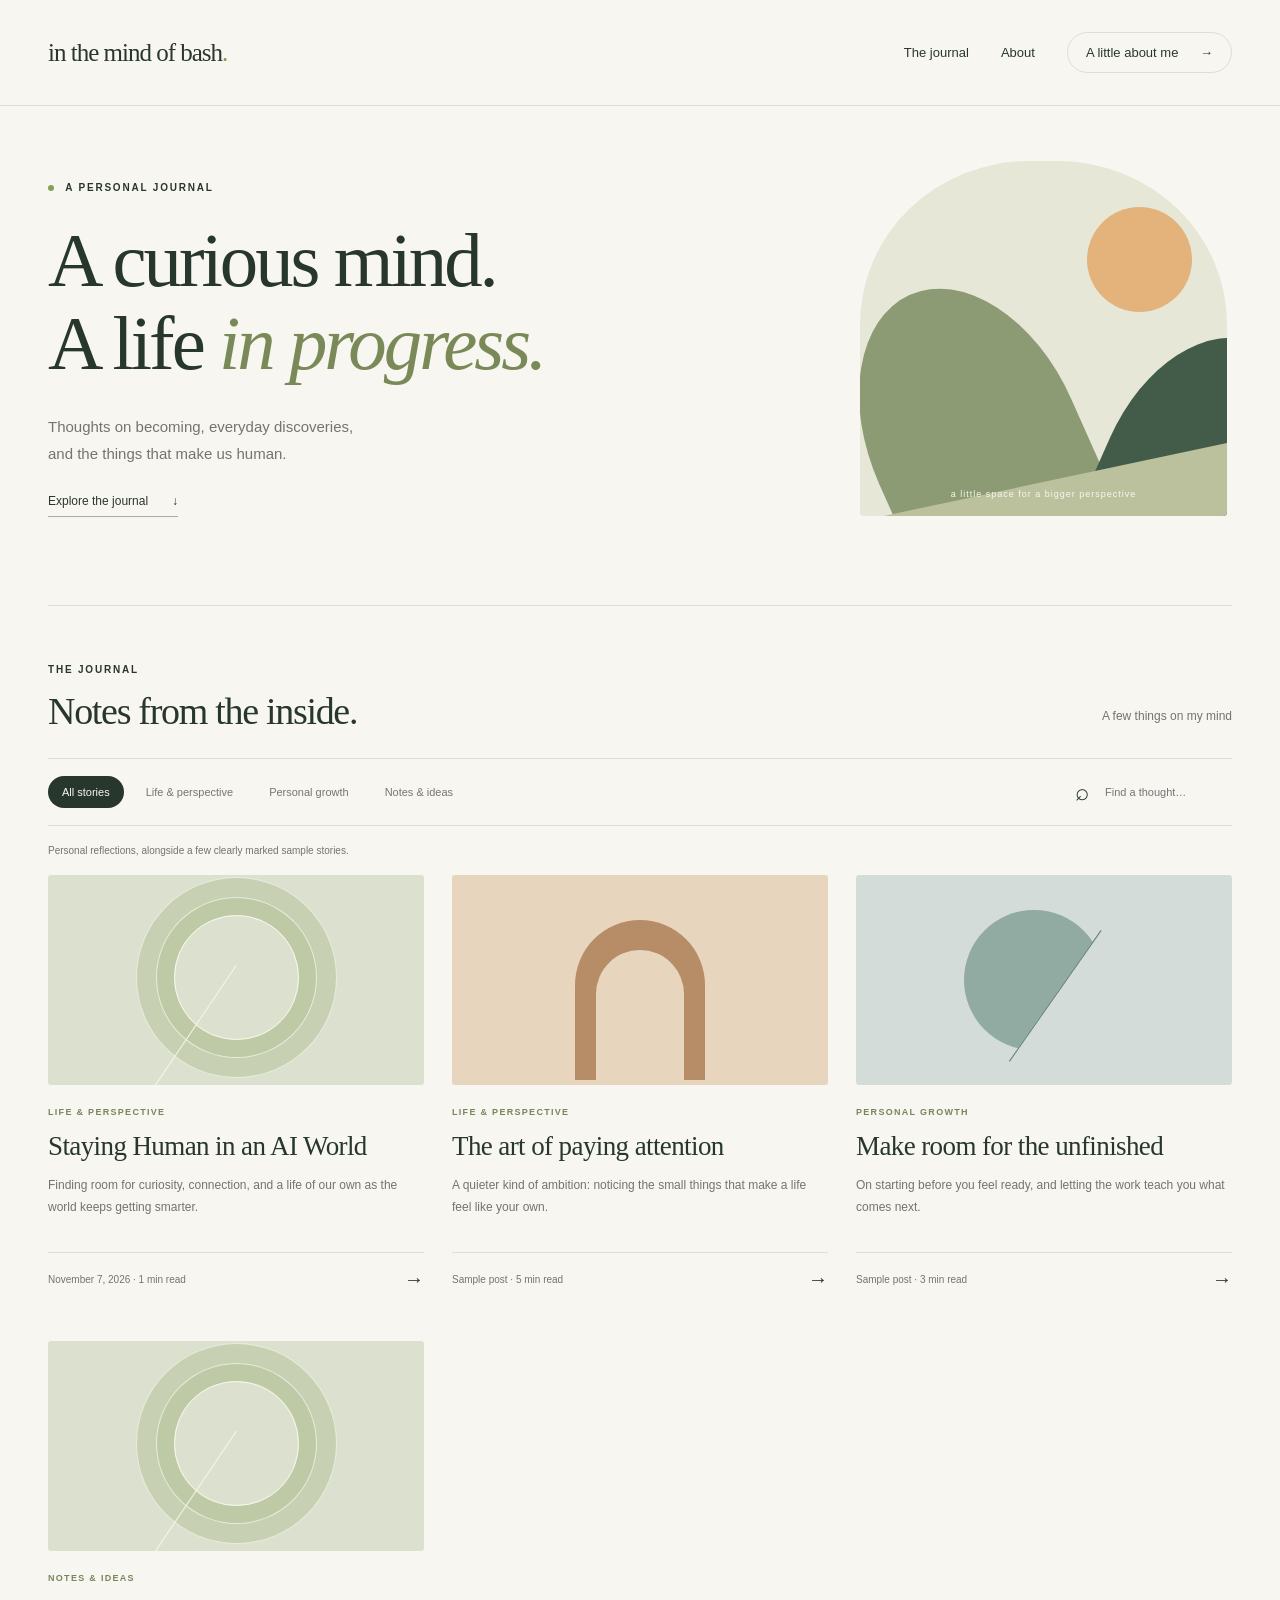
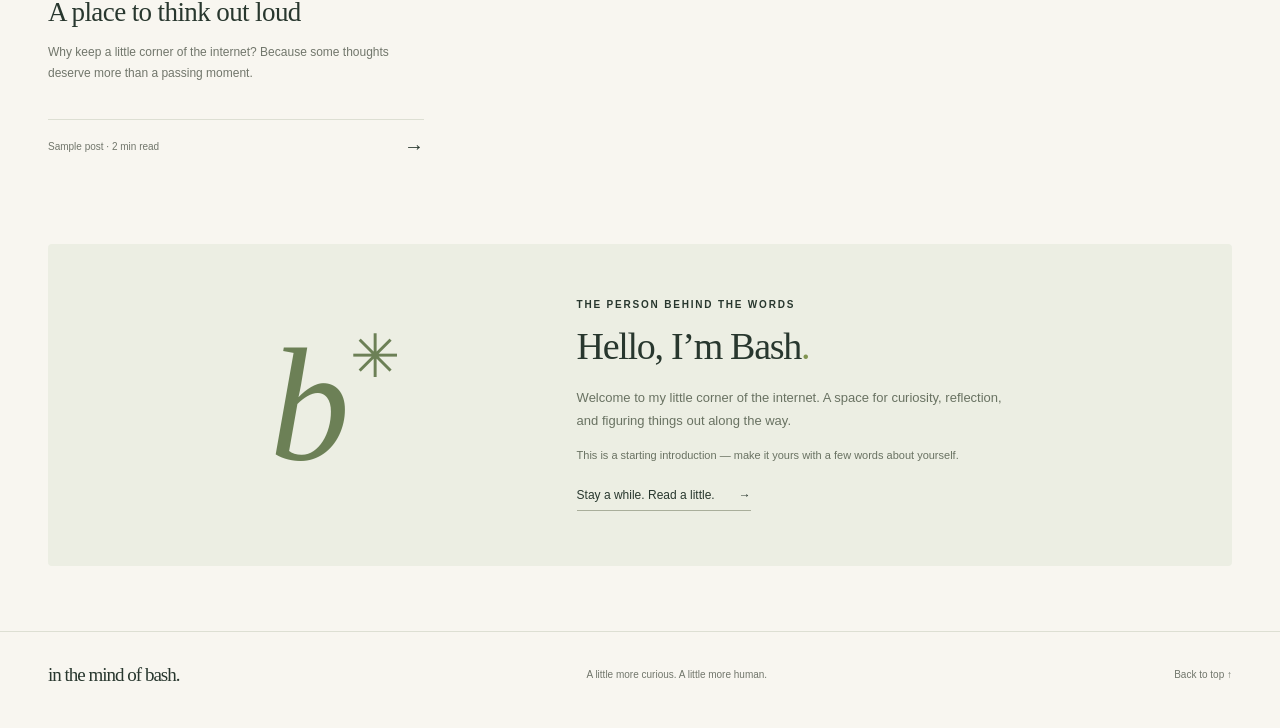
<file: index.html>
<!doctype html>
<html lang="en"><head><meta charset="utf-8"><meta name="viewport" content="width=device-width,initial-scale=1"><meta name="description" content="In the Mind of Bash — personal essays, observations, and ideas."><title>In the Mind of Bash — A personal journal</title><link rel="stylesheet" href="styles.css"><script src="app.js?v=53a0cbb" defer></script></head>
<body><header class="site-header"><a class="wordmark" href="index.html">in the mind of bash<span class="brand-dot">.</span></a><nav aria-label="Main navigation"><a href="index.html#journal">The journal</a><a href="index.html#about">About</a><a class="nav-note" href="index.html#about">A little about me <span aria-hidden="true">→</span></a></nav></header>
<main><section class="hero"><div class="eyebrow"><span class="tiny-dot"></span> A PERSONAL JOURNAL</div><h1>A curious mind.<br>A life <em>in progress.</em></h1><div class="hero-bottom"><p>Thoughts on becoming, everyday discoveries,<br class="desktop-break"> and the things that make us human.</p><a href="#journal" class="text-link">Explore the journal <span aria-hidden="true">↓</span></a></div><div class="hero-art" aria-hidden="true"><div class="sun"></div><div class="arch arch-one"></div><div class="arch arch-two"></div><div class="ground"></div><span class="art-caption">a little space for a bigger perspective</span></div></section>
<section id="journal" class="journal"><div class="section-heading"><div><div class="eyebrow">THE JOURNAL</div><h2>Notes from the inside.</h2></div><span class="quiet">A few things on my mind</span></div><div class="journal-controls"><div class="filters" role="group" aria-label="Filter posts"><button class="active" aria-pressed="true" data-category="All">All stories</button><button aria-pressed="false" data-category="Life & perspective">Life & perspective</button><button aria-pressed="false" data-category="Personal growth">Personal growth</button><button aria-pressed="false" data-category="Notes & ideas">Notes & ideas</button></div><label class="search"><span aria-hidden="true">⌕</span><input type="search" id="search" aria-label="Search stories" placeholder="Find a thought…"></label></div><p class="sample-notice">Personal reflections, alongside a few clearly marked sample stories.</p><div id="posts" class="post-grid" aria-live="polite"></div><p id="load-error" hidden>Stories couldn’t load. Please refresh and try again.</p></section>
<section id="about" class="about"><div class="about-mark" aria-hidden="true">b<span>✳︎</span></div><div><div class="eyebrow">THE PERSON BEHIND THE WORDS</div><h2>Hello, I’m Bash<span class="brand-dot">.</span></h2><p>Welcome to my little corner of the internet. A space for curiosity, reflection, and figuring things out along the way.</p><p class="quiet">This is a starting introduction — make it yours with a few words about yourself.</p><a class="text-link" href="#journal">Stay a while. Read a little. <span aria-hidden="true">→</span></a></div></section></main><footer><a class="wordmark" href="index.html">in the mind of bash.</a><p>A little more curious. A little more human.</p><a href="#">Back to top ↑</a></footer></body></html>
</file>
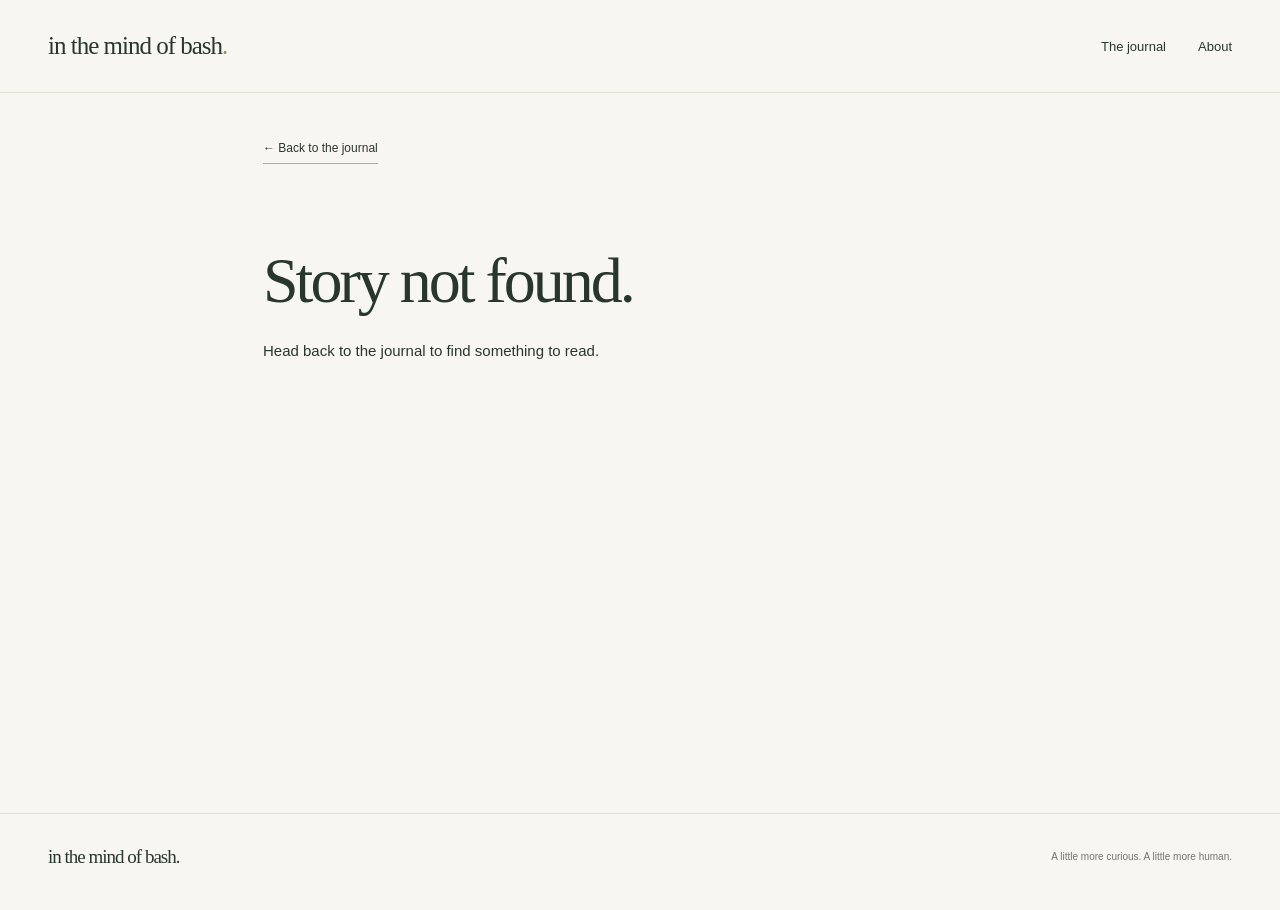
<file: post.html>
<!doctype html><html lang="en"><head><meta charset="utf-8"><meta name="viewport" content="width=device-width,initial-scale=1"><meta name="description" content="An essay from In the Mind of Bash."><title>Story — In the Mind of Bash</title><link rel="stylesheet" href="styles.css"><script src="app.js?v=53a0cbb" defer></script></head><body><header class="site-header"><a class="wordmark" href="index.html">in the mind of bash<span class="brand-dot">.</span></a><nav aria-label="Main navigation"><a href="index.html#journal">The journal</a><a href="index.html#about">About</a></nav></header><main class="article-wrap"><a class="text-link" href="index.html#journal">← Back to the journal</a><article id="article" aria-live="polite"><p>Loading story…</p></article></main><footer><a class="wordmark" href="index.html">in the mind of bash.</a><p>A little more curious. A little more human.</p></footer></body></html>
</file>
<file: styles.css>
:root{--paper:#f8f6f0;--ink:#28372e;--muted:#71766b;--line:#dddfd3;--accent:#afbc84}*{box-sizing:border-box}html{scroll-behavior:smooth;scroll-padding-top:25px}body{margin:0;background:var(--paper);color:var(--ink);font-family:Arial,Helvetica,sans-serif;font-size:15px}a{color:inherit;text-decoration:none}button,input{font:inherit}a:focus-visible,button:focus-visible,input:focus-visible{outline:3px solid #8b663f;outline-offset:5px}.site-header,main,footer{max-width:1280px;margin:auto}.site-header{padding:32px 48px;display:flex;justify-content:space-between;align-items:center;border-bottom:1px solid var(--line)}.wordmark{font-family:Georgia,serif;font-size:25px;letter-spacing:-1px}.brand-dot{color:#819451}nav{display:flex;align-items:center;gap:32px;font-size:13px}.nav-note{border:1px solid var(--line);border-radius:30px;padding:12px 18px}.nav-note span{margin-left:18px}main{padding:0 48px}.hero{position:relative;padding:76px 0 64px;min-height:500px;border-bottom:1px solid var(--line)}.eyebrow{font-size:10px;font-weight:600;letter-spacing:1.8px;text-transform:uppercase}.tiny-dot{display:inline-block;width:6px;height:6px;border-radius:50%;background:#8a9e59;margin-right:7px}h1,h2,h3{font-family:Georgia,'Times New Roman',serif;font-weight:400}h1{font-size:clamp(52px,6vw,82px);line-height:1.08;letter-spacing:-3px;margin:27px 0}h1 em{color:#798957;font-weight:400}.hero-bottom p{line-height:1.8;color:var(--muted);margin:24px 0}.text-link{display:inline-flex;gap:24px;font-size:12px;border-bottom:1px solid #a9ae9b;padding-bottom:8px}.hero-art{position:absolute;right:5px;top:55px;width:31%;height:355px;background:#e7e7d7;border-radius:46% 46% 4px 4px;overflow:hidden}.sun{position:absolute;width:105px;height:105px;background:#e3b37b;border-radius:50%;top:46px;right:35px}.arch{position:absolute;border-radius:50% 50% 0 0;transform:rotate(-24deg)}.arch-one{background:#8c9b73;width:210px;height:320px;left:10px;top:120px}.arch-two{background:#425c49;width:190px;height:290px;right:-65px;top:170px;transform:rotate(24deg)}.ground{position:absolute;height:90px;width:160%;background:#bbc09d;bottom:-40px;transform:rotate(-12deg);left:-30px}.art-caption{position:absolute;bottom:17px;left:0;width:100%;text-align:center;font-size:9px;color:#f9f8ee;letter-spacing:1px}.journal{padding:58px 0 64px}.section-heading{display:flex;justify-content:space-between;align-items:end}h2{font-size:38px;letter-spacing:-1.3px;margin:14px 0 25px}.quiet{color:var(--muted);font-size:12px;line-height:1.8}.section-heading>.quiet{margin-bottom:30px}.journal-controls{display:flex;justify-content:space-between;gap:20px;padding:17px 0;border-top:1px solid var(--line);border-bottom:1px solid var(--line)}.filters{display:flex;gap:8px;flex-wrap:wrap}.filters button{border:0;background:transparent;color:#72796c;font-size:11px;padding:10px 14px;border-radius:20px;cursor:pointer}.filters button.active{background:var(--ink);color:var(--paper)}.search{display:flex;align-items:center;gap:8px}.search span{font-size:24px}.search input{border:0;background:transparent;width:135px;font-size:11px;color:var(--ink);padding:8px}.sample-notice{color:var(--muted);font-size:10px;margin:19px 0}.post-grid{display:grid;grid-template-columns:repeat(3,1fr);gap:28px}.post-card{display:block}.card-art{position:relative;height:210px;overflow:hidden;border-radius:3px;background:#dce1cf}.card-art span,.card-art i{display:block;position:absolute}.art-0 span{width:125px;height:125px;border:1px solid #f8f6e7;border-radius:50%;left:calc(50% - 62px);top:40px;box-shadow:0 0 0 17px #bec9a5,0 0 0 18px #e8ebdb,0 0 0 37px #c7d0b3,0 0 0 38px #e8ebdb}.art-0 i{height:150px;width:1px;background:#f8f6e7;top:90px;left:50%;transform:rotate(34deg);transform-origin:top}.art-1{background:#e8d5bd}.art-1 span{width:130px;height:160px;left:calc(50% - 65px);top:45px;background:#b68d67;border-radius:70px 70px 0 0}.art-1 i{width:88px;height:135px;left:calc(50% - 44px);top:75px;background:#e8d5bd;border-radius:50px 50px 0 0}.art-2{background:#d3dcd9}.art-2 span{width:140px;height:140px;left:calc(50% - 80px);top:35px;border-radius:50%;background:#91aaa2}.art-2 i{width:120px;height:160px;left:50%;top:75px;background:#d3dcd9;transform:rotate(35deg);border-left:1px solid #617f74}.card-copy{padding:22px 0}.card-copy .eyebrow{font-size:9px;letter-spacing:1.3px;color:#77865c}h3{font-size:27px;line-height:1.2;letter-spacing:-.6px;margin:13px 0}.card-copy>p{font-size:12px;line-height:1.8;color:var(--muted);min-height:65px}.card-bottom{display:flex;justify-content:space-between;align-items:center;border-top:1px solid var(--line);padding-top:15px;font-size:10px;color:var(--muted)}.card-bottom>span:last-child{font-size:20px;color:var(--ink)}.post-card:hover h3{text-decoration:underline;text-decoration-thickness:1px;text-underline-offset:5px}.about{display:grid;grid-template-columns:1fr 1.5fr;align-items:center;gap:70px;background:#eceee3;border-radius:4px;padding:55px 65px;margin:0 0 65px}.about-mark{font:italic 160px Georgia,serif;text-align:center;color:#6c8056;position:relative}.about-mark span{font:60px Georgia,serif;position:absolute;top:8px}.about h2{margin-bottom:18px}.about p{max-width:440px;line-height:1.8;font-size:13px;color:#697262}.about .quiet{font-size:11px}.about .text-link{margin-top:12px}footer{padding:27px 48px 38px;border-top:1px solid var(--line);display:flex;justify-content:space-between;align-items:center;gap:20px}footer .wordmark{font-size:19px}footer p,footer>a:last-child:not(.wordmark){font-size:10px;color:var(--muted)}.article-wrap{max-width:850px;padding-top:45px;padding-bottom:85px;min-height:80vh}article{padding-top:55px}article h1{font-size:64px}.post-meta{font-size:12px;color:var(--muted)}.article-deck{font:24px/1.6 Georgia,serif;margin:35px 0;border-bottom:1px solid var(--line);padding-bottom:35px}.article-body{font:19px/1.9 Georgia,serif}.empty-state{grid-column:1/-1;padding:35px 0;color:var(--muted)}@media(min-width:1450px){.hero{padding-top:90px;padding-bottom:80px}.hero-art{top:65px}}@media(max-width:800px){.site-header{padding:24px}.wordmark{font-size:22px}nav{gap:20px}.nav-note{display:none}main{padding:0 24px}.hero{padding:50px 0;min-height:460px}.hero h1{font-size:60px}.hero-art{width:28%;height:250px;top:90px;opacity:.8}.hero-bottom{position:relative}.hero h1{position:relative;z-index:1}.hero-bottom p{max-width:65%}.journal-controls{flex-wrap:wrap}.post-grid{gap:18px}.card-art{height:170px}h3{font-size:24px}.about{gap:25px;padding:35px}.about-mark{font-size:120px}.about-mark span{font-size:40px}footer{padding:25px;flex-wrap:wrap}.article-wrap{padding-top:35px}article h1{font-size:50px}}@media(max-width:560px){.site-header{padding:22px 20px}.wordmark{font-size:20px}nav{gap:16px;font-size:11px}main{padding:0 20px}.hero{padding-top:42px;min-height:unset}.hero h1{font-size:52px;letter-spacing:-2px}.hero-art{position:relative;top:auto;right:auto;width:100%;height:220px;border-radius:110px 110px 3px 3px;margin-top:35px}.hero-art .sun{right:23%;top:25px;width:85px;height:85px}.arch-one{left:15%;top:80px}.arch-two{right:5%;top:115px}.hero-bottom p{max-width:100%;font-size:13px}.journal{padding:38px 0}.section-heading>.quiet{display:none}h2{font-size:32px}.filters{gap:2px}.filters button{padding:9px 10px;font-size:10px}.search{width:100%}.search input{width:100%}.journal-controls{gap:7px}.post-grid{grid-template-columns:1fr;gap:15px}.card-art{height:230px}.card-copy>p{min-height:unset}.card-copy{padding:20px 0 28px}.about{grid-template-columns:1fr;padding:32px 25px;gap:10px;margin-bottom:35px}.about-mark{text-align:left;font-size:90px;line-height:1}.about-mark span{top:0}.about h2{font-size:33px}footer{align-items:start;gap:15px}footer p{width:100%;order:3;margin:0}article h1{font-size:44px;letter-spacing:-1.7px}.article-body{font-size:18px}.article-deck{font-size:22px}}@media(prefers-reduced-motion:reduce){html{scroll-behavior:auto}}
</file>
